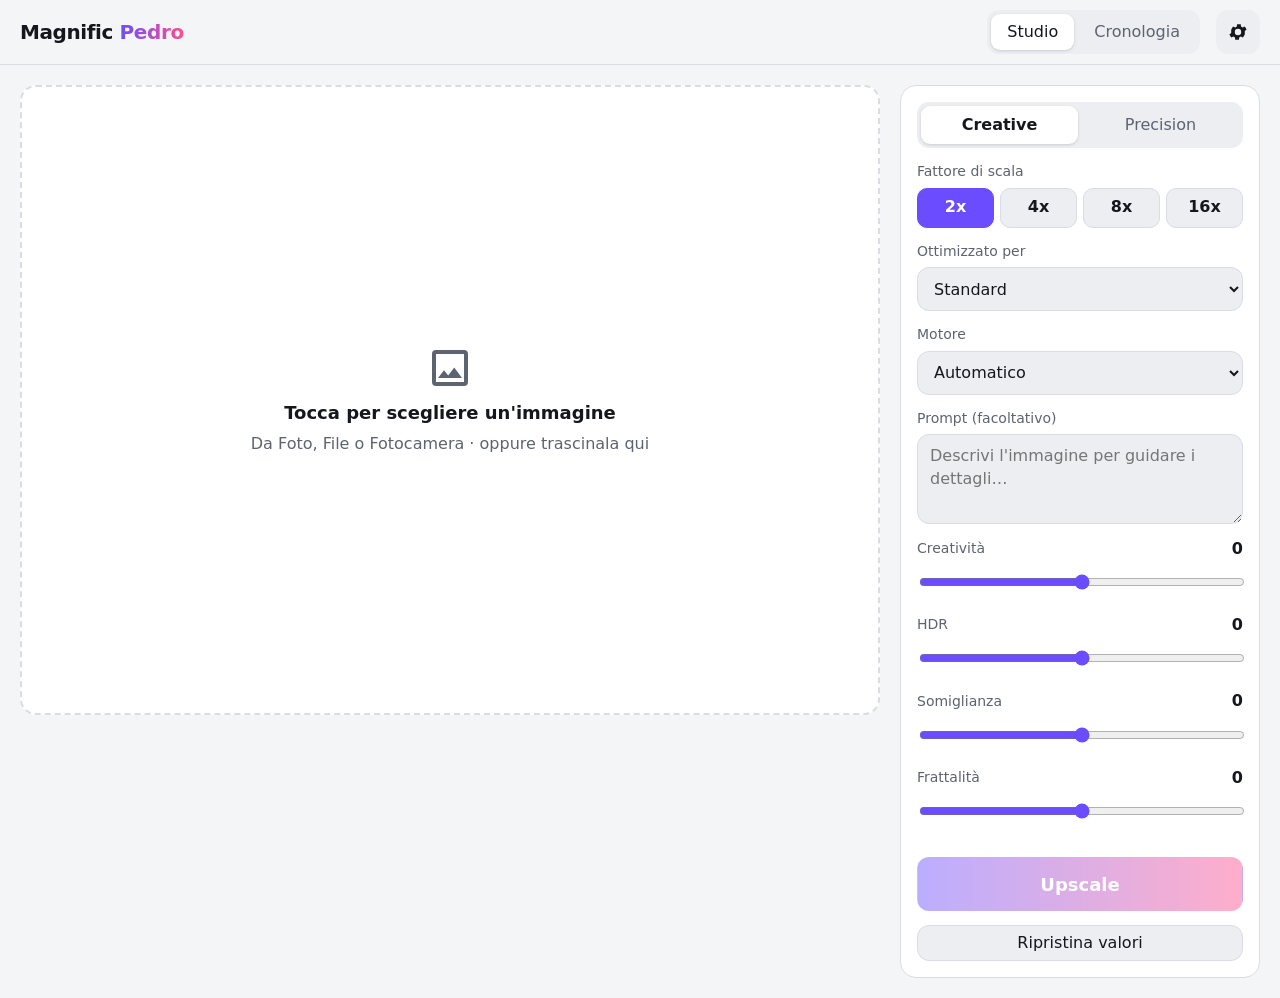
<file: app/index.html>
<!doctype html>
<html lang="it">
<head>
  <meta charset="utf-8">
  <meta name="viewport" content="width=device-width, initial-scale=1, viewport-fit=cover">
  <title>Magnific Pedro</title>
  <meta name="description" content="Upscaler Magnific per iPad">
  <meta name="theme-color" content="#0f1115">
  <meta name="apple-mobile-web-app-capable" content="yes">
  <meta name="mobile-web-app-capable" content="yes">
  <meta name="apple-mobile-web-app-status-bar-style" content="black-translucent">
  <meta name="apple-mobile-web-app-title" content="Magnific">
  <link rel="manifest" href="manifest.webmanifest">
  <link rel="icon" href="icons/icon.svg" type="image/svg+xml">
  <link rel="apple-touch-icon" href="icons/apple-touch-icon.png">
  <link rel="stylesheet" href="styles.css">
</head>
<body>
  <header class="topbar">
    <h1>Magnific <span>Pedro</span></h1>
    <nav class="tabs" role="tablist">
      <button class="tab active" data-view="studio" role="tab">Studio</button>
      <button class="tab" data-view="history" role="tab">Cronologia</button>
    </nav>
    <button id="openSettings" class="icon-btn" aria-label="Impostazioni">
      <svg viewBox="0 0 24 24" width="22" height="22" aria-hidden="true"><path fill="currentColor" d="M19.4 13a7.6 7.6 0 0 0 0-2l2-1.6-2-3.4-2.4 1a7.4 7.4 0 0 0-1.7-1L15 3.5h-4L10.7 6a7.4 7.4 0 0 0-1.7 1l-2.4-1-2 3.4L4.6 11a7.6 7.6 0 0 0 0 2l-2 1.6 2 3.4 2.4-1a7.4 7.4 0 0 0 1.7 1l.3 2.5h4l.3-2.5a7.4 7.4 0 0 0 1.7-1l2.4 1 2-3.4zM12 15.5a3.5 3.5 0 1 1 0-7 3.5 3.5 0 0 1 0 7z"/></svg>
    </button>
  </header>

  <main>
    <!-- STUDIO -->
    <section id="view-studio" class="view active">
      <div class="studio">
        <div class="stage">
          <label id="dropzone" class="dropzone">
            <input id="fileInput" type="file" accept="image/*" hidden>
            <div class="dz-inner">
              <svg viewBox="0 0 24 24" width="48" height="48" aria-hidden="true"><path fill="currentColor" d="M19 5v14H5V5h14m0-2H5a2 2 0 0 0-2 2v14a2 2 0 0 0 2 2h14a2 2 0 0 0 2-2V5a2 2 0 0 0-2-2zm-4.9 8.8-3 3.9-2.1-2.6L6 17h12z"/></svg>
              <strong>Tocca per scegliere un'immagine</strong>
              <span>Da Foto, File o Fotocamera · oppure trascinala qui</span>
            </div>
          </label>

          <div id="preview" class="preview" hidden>
            <div id="compare" class="compare">
              <img id="imgBefore" alt="Originale">
              <div id="afterWrap" class="after-wrap" hidden><img id="imgAfter" alt="Risultato"></div>
              <div id="divider" class="divider" hidden></div>
              <span class="tag tag-l" id="tagBefore">Originale</span>
              <span class="tag tag-r" id="tagAfter" hidden>Magnific</span>
            </div>
            <div class="preview-bar">
              <span id="imgInfo" class="muted"></span>
              <div class="spacer"></div>
              <button id="changeImage" class="btn ghost">Cambia</button>
              <button id="shareResult" class="btn ghost" hidden>Salva / Condividi</button>
              <a id="openResult" class="btn ghost" target="_blank" rel="noopener" hidden>Apri</a>
            </div>
          </div>
        </div>

        <aside class="panel">
          <div class="segmented" role="radiogroup" aria-label="Modalità">
            <button class="seg active" data-mode="creative">Creative</button>
            <button class="seg" data-mode="precision">Precision</button>
          </div>

          <!-- CREATIVE -->
          <div id="opts-creative" class="opts">
            <div class="field">
              <label>Fattore di scala</label>
              <div class="chips" id="scaleChips">
                <button class="chip active" data-v="2x">2x</button>
                <button class="chip" data-v="4x">4x</button>
                <button class="chip" data-v="8x">8x</button>
                <button class="chip" data-v="16x">16x</button>
              </div>
            </div>
            <div class="field">
              <label for="optimizedFor">Ottimizzato per</label>
              <select id="optimizedFor">
                <option value="standard">Standard</option>
                <option value="soft_portraits">Ritratti morbidi</option>
                <option value="hard_portraits">Ritratti nitidi</option>
                <option value="art_n_illustration">Arte e illustrazione</option>
                <option value="videogame_assets">Asset videogioco</option>
                <option value="nature_n_landscapes">Natura e paesaggi</option>
                <option value="films_n_photography">Film e fotografia</option>
                <option value="3d_renders">Render 3D</option>
                <option value="science_fiction_n_horror">Fantascienza e horror</option>
              </select>
            </div>
            <div class="field">
              <label for="engine">Motore</label>
              <select id="engine">
                <option value="automatic">Automatico</option>
                <option value="magnific_illusio">Illusio</option>
                <option value="magnific_sharpy">Sharpy</option>
                <option value="magnific_sparkle">Sparkle</option>
              </select>
            </div>
            <div class="field">
              <label for="prompt">Prompt (facoltativo)</label>
              <textarea id="prompt" rows="3" placeholder="Descrivi l'immagine per guidare i dettagli…"></textarea>
            </div>
            <div class="slider" data-key="creativity" data-min="-10" data-max="10" data-def="0"><label>Creatività</label></div>
            <div class="slider" data-key="hdr" data-min="-10" data-max="10" data-def="0"><label>HDR</label></div>
            <div class="slider" data-key="resemblance" data-min="-10" data-max="10" data-def="0"><label>Somiglianza</label></div>
            <div class="slider" data-key="fractality" data-min="-10" data-max="10" data-def="0"><label>Frattalità</label></div>
          </div>

          <!-- PRECISION -->
          <div id="opts-precision" class="opts" hidden>
            <p class="muted small">Upscale fedele senza allucinazioni: ideale per foto reali e frame da mantenere identici.</p>
            <div class="slider" data-key="sharpen" data-min="0" data-max="100" data-def="50"><label>Nitidezza</label></div>
            <div class="slider" data-key="smart_grain" data-min="0" data-max="100" data-def="7"><label>Grana intelligente</label></div>
            <div class="slider" data-key="ultra_detail" data-min="0" data-max="100" data-def="30"><label>Ultra dettaglio</label></div>
          </div>

          <p id="sizeNote" class="muted small"></p>
          <button id="runBtn" class="btn primary big" disabled>Upscale</button>
          <button id="resetBtn" class="btn ghost small-btn">Ripristina valori</button>
          <div id="status" class="status" hidden></div>
        </aside>
      </div>
    </section>

    <!-- HISTORY -->
    <section id="view-history" class="view">
      <div class="history-head">
        <h2>Cronologia</h2>
        <button id="clearHistory" class="btn ghost">Svuota</button>
      </div>
      <p class="muted small">Gli upscale restano qui anche se chiudi l'app: al riavvio quelli in corso vengono ripresi. I link ai risultati scadono dopo un po' sul server Magnific, quindi salva quelli che ti servono.</p>
      <div id="historyGrid" class="grid"></div>
      <p id="historyEmpty" class="empty">Ancora nessun upscale.</p>
    </section>
  </main>

  <!-- SETTINGS -->
  <dialog id="settings" class="sheet">
    <form method="dialog">
      <h2>Impostazioni</h2>
      <div class="field">
        <label>Accesso all'API</label>
        <div class="segmented" id="authMode">
          <button type="button" class="seg active" data-auth="password">Password app</button>
          <button type="button" class="seg" data-auth="key">Mia chiave API</button>
        </div>
      </div>
      <div class="field" id="fieldPassword">
        <label for="appPassword">Password dell'app</label>
        <input id="appPassword" type="password" autocomplete="current-password" placeholder="La APP_PASSWORD impostata sul server">
      </div>
      <div class="field" id="fieldKey" hidden>
        <label for="apiKey">Chiave API Magnific / Freepik</label>
        <input id="apiKey" type="password" autocomplete="off" placeholder="FPSX…">
        <p class="muted small">Resta solo su questo iPad e passa dal proxy dell'app.</p>
      </div>
      <div class="field">
        <label for="apiBase">Indirizzo del proxy</label>
        <input id="apiBase" type="url" inputmode="url" placeholder="Vuoto = stesso sito dell'app">
      </div>
      <div class="row">
        <button type="button" id="testConn" class="btn ghost">Prova connessione</button>
        <span id="testResult" class="muted small"></span>
      </div>
      <div class="row end">
        <button value="close" class="btn primary">Fatto</button>
      </div>
    </form>
  </dialog>

  <div id="toast" class="toast" hidden></div>
  <script src="app.js" type="module"></script>
</body>
</html>
</file>
<file: app/styles.css>
:root {
  --bg: #f4f5f7;
  --surface: #ffffff;
  --surface-2: #eceef2;
  --text: #15171c;
  --muted: #5d6370;
  --border: #d9dce3;
  --accent: #6b4dff;
  --accent-2: #ff4d8d;
  --accent-text: #ffffff;
  --ok: #1f9d55;
  --err: #d64545;
  --radius: 16px;
  --tap: 44px;
  color-scheme: light dark;
}
@media (prefers-color-scheme: dark) {
  :root {
    --bg: #0f1115;
    --surface: #171a21;
    --surface-2: #20242d;
    --text: #eef0f4;
    --muted: #9aa1ae;
    --border: #2b303b;
    --accent: #8b73ff;
  }
}

* { box-sizing: border-box; }
html, body { margin: 0; height: 100%; }
body {
  background: var(--bg);
  color: var(--text);
  font: 16px/1.4 -apple-system, BlinkMacSystemFont, "SF Pro Text", system-ui, sans-serif;
  -webkit-tap-highlight-color: transparent;
  -webkit-text-size-adjust: 100%;
  padding: env(safe-area-inset-top) env(safe-area-inset-right) env(safe-area-inset-bottom) env(safe-area-inset-left);
  overscroll-behavior: none;
}
button, input, select, textarea { font: inherit; color: inherit; }
[hidden] { display: none !important; }

.topbar {
  position: sticky; top: 0; z-index: 10;
  display: flex; align-items: center; gap: 16px;
  padding: 10px 20px;
  background: color-mix(in srgb, var(--bg) 85%, transparent);
  backdrop-filter: blur(16px); -webkit-backdrop-filter: blur(16px);
  border-bottom: 1px solid var(--border);
}
.topbar h1 { font-size: 20px; margin: 0; letter-spacing: -0.02em; }
.topbar h1 span {
  background: linear-gradient(90deg, var(--accent), var(--accent-2));
  -webkit-background-clip: text; background-clip: text; color: transparent;
}
.tabs { display: flex; gap: 4px; margin-left: auto; background: var(--surface-2); padding: 4px; border-radius: 12px; }
.tab { border: 0; background: none; min-height: 36px; padding: 0 16px; border-radius: 9px; cursor: pointer; color: var(--muted); }
.tab.active { background: var(--surface); color: var(--text); box-shadow: 0 1px 3px rgb(0 0 0 / .15); }
.icon-btn { width: var(--tap); height: var(--tap); border: 0; border-radius: 12px; background: var(--surface-2); display: grid; place-items: center; cursor: pointer; }

main { padding: 20px; }
.view { display: none; }
.view.active { display: block; }

/* Studio: due colonne in orizzontale, una in verticale/Split View */
.studio { display: grid; grid-template-columns: minmax(0, 1fr) 360px; gap: 20px; align-items: start; }
@media (max-width: 900px) { .studio { grid-template-columns: 1fr; } }

.stage { min-width: 0; }
.dropzone {
  display: grid; place-items: center; text-align: center;
  min-height: min(70vh, 640px);
  border: 2px dashed var(--border); border-radius: var(--radius);
  background: var(--surface); cursor: pointer; color: var(--muted);
  transition: border-color .2s, background .2s;
}
.dropzone.drag { border-color: var(--accent); background: color-mix(in srgb, var(--accent) 8%, var(--surface)); }
.dz-inner { display: grid; gap: 8px; justify-items: center; padding: 24px; }
.dz-inner strong { color: var(--text); font-size: 18px; }

.preview { background: var(--surface); border-radius: var(--radius); border: 1px solid var(--border); overflow: hidden; }
.compare {
  position: relative; display: grid; place-items: center;
  height: min(70vh, 640px); background:
    repeating-conic-gradient(var(--surface-2) 0 25%, transparent 0 50%) 0 0 / 24px 24px;
  touch-action: none; user-select: none; cursor: ew-resize; -webkit-user-select: none;
}
.compare img { max-width: 100%; max-height: 100%; object-fit: contain; display: block; -webkit-user-drag: none; }
.after-wrap { position: absolute; inset: 0; display: grid; place-items: center; clip-path: inset(0 0 0 50%); }
.divider { position: absolute; top: 0; bottom: 0; left: 50%; width: 2px; background: #fff; box-shadow: 0 0 6px rgb(0 0 0 / .5); pointer-events: none; }
.divider::after {
  content: "⇆"; position: absolute; top: 50%; left: 50%; transform: translate(-50%, -50%);
  width: 40px; height: 40px; border-radius: 50%; background: #fff; color: #222;
  display: grid; place-items: center; font-size: 18px; box-shadow: 0 2px 8px rgb(0 0 0 / .35);
}
.tag { position: absolute; top: 12px; padding: 4px 10px; border-radius: 999px; font-size: 13px; background: rgb(0 0 0 / .55); color: #fff; pointer-events: none; }
.tag-l { left: 12px; } .tag-r { right: 12px; }
.preview-bar { display: flex; align-items: center; gap: 8px; padding: 10px 12px; border-top: 1px solid var(--border); flex-wrap: wrap; }
.spacer { flex: 1; }

.panel { background: var(--surface); border: 1px solid var(--border); border-radius: var(--radius); padding: 16px; display: grid; gap: 14px; position: sticky; top: 84px; }
@media (max-width: 900px) { .panel { position: static; } }

.segmented { display: grid; grid-auto-flow: column; grid-auto-columns: 1fr; background: var(--surface-2); padding: 4px; border-radius: 12px; gap: 4px; }
.seg { border: 0; background: none; min-height: 38px; border-radius: 9px; cursor: pointer; color: var(--muted); }
.seg.active { background: var(--surface); color: var(--text); box-shadow: 0 1px 3px rgb(0 0 0 / .15); font-weight: 600; }

.opts { display: grid; gap: 14px; }
.field { display: grid; gap: 6px; }
.field > label, .slider label { font-size: 14px; color: var(--muted); font-weight: 500; }
select, input[type=password], input[type=url], input[type=text], textarea {
  width: 100%; min-height: var(--tap); padding: 10px 12px; border-radius: 12px;
  border: 1px solid var(--border); background: var(--surface-2); font-size: 16px; /* 16px evita lo zoom di Safari */
}
textarea { resize: vertical; }
.chips { display: grid; grid-template-columns: repeat(4, 1fr); gap: 6px; }
.chip { min-height: 40px; border: 1px solid var(--border); background: var(--surface-2); border-radius: 10px; cursor: pointer; font-weight: 600; }
.chip.active { background: var(--accent); border-color: var(--accent); color: var(--accent-text); }
.chip:disabled { opacity: .35; cursor: not-allowed; }

.slider { display: grid; grid-template-columns: 1fr auto; align-items: center; gap: 4px 10px; }
.slider input[type=range] { grid-column: 1 / -1; width: 100%; height: 32px; accent-color: var(--accent); }
.slider output { font-variant-numeric: tabular-nums; font-weight: 600; min-width: 3ch; text-align: right; }

.btn { min-height: var(--tap); padding: 0 16px; border-radius: 12px; border: 1px solid transparent; cursor: pointer; display: inline-flex; align-items: center; justify-content: center; text-decoration: none; font-weight: 600; }
.btn.primary { background: linear-gradient(90deg, var(--accent), var(--accent-2)); color: #fff; }
.btn.primary:disabled { opacity: .45; cursor: not-allowed; }
.btn.ghost { background: var(--surface-2); color: var(--text); border-color: var(--border); }
.btn.big { min-height: 54px; font-size: 18px; }
.small-btn { min-height: 36px; font-weight: 500; }
.muted { color: var(--muted); }
.small { font-size: 13px; margin: 0; }

.status { padding: 12px; border-radius: 12px; background: var(--surface-2); font-size: 14px; display: flex; gap: 10px; align-items: center; }
.status.err { color: var(--err); }
.status.ok { color: var(--ok); }
.spinner { width: 18px; height: 18px; border-radius: 50%; border: 2px solid var(--border); border-top-color: var(--accent); animation: spin .8s linear infinite; flex: none; }
@keyframes spin { to { transform: rotate(360deg); } }

.history-head { display: flex; align-items: center; justify-content: space-between; }
.history-head h2 { margin: 0; }
.grid { display: grid; grid-template-columns: repeat(auto-fill, minmax(220px, 1fr)); gap: 14px; margin-top: 16px; }
.card { background: var(--surface); border: 1px solid var(--border); border-radius: var(--radius); overflow: hidden; display: grid; }
.card .thumb { aspect-ratio: 4 / 3; background: var(--surface-2); display: grid; place-items: center; overflow: hidden; }
.card .thumb img { width: 100%; height: 100%; object-fit: cover; }
.card .meta { padding: 10px 12px; display: grid; gap: 4px; font-size: 13px; }
.card .meta strong { font-size: 14px; }
.card .actions { display: flex; gap: 6px; padding: 0 12px 12px; flex-wrap: wrap; }
.card .actions .btn { min-height: 36px; padding: 0 12px; font-size: 14px; }
.badge { display: inline-block; padding: 2px 8px; border-radius: 999px; font-size: 12px; font-weight: 600; background: var(--surface-2); }
.badge.COMPLETED { color: var(--ok); } .badge.FAILED { color: var(--err); }
.empty { text-align: center; color: var(--muted); padding: 60px 0; }

.sheet { border: 0; border-radius: 20px; padding: 0; width: min(520px, calc(100vw - 32px)); background: var(--surface); color: var(--text); box-shadow: 0 20px 60px rgb(0 0 0 / .35); }
.sheet::backdrop { background: rgb(0 0 0 / .45); }
.sheet form { padding: 20px; display: grid; gap: 14px; }
.sheet h2 { margin: 0; }
.row { display: flex; gap: 10px; align-items: center; }
.row.end { justify-content: flex-end; }

.toast { position: fixed; left: 50%; bottom: calc(24px + env(safe-area-inset-bottom)); transform: translateX(-50%); background: #222; color: #fff; padding: 12px 18px; border-radius: 12px; z-index: 50; box-shadow: 0 6px 20px rgb(0 0 0 / .3); max-width: calc(100vw - 32px); }
</file>
